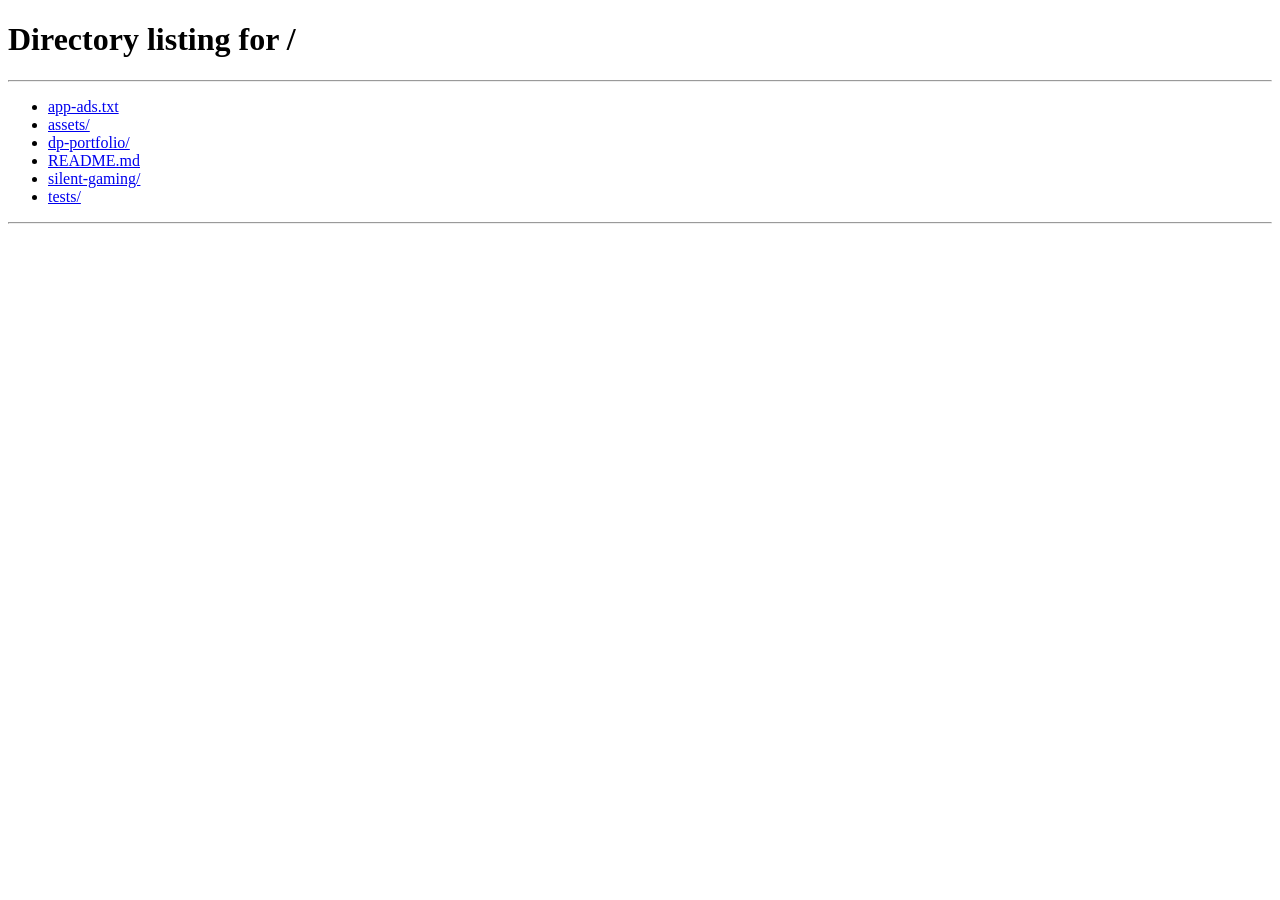
<file: dp-portfolio/index.html>
<!doctype html>
<html lang="en">
  <head>
    <meta charset="UTF-8" />
    <meta name="viewport" content="width=device-width, initial-scale=1" />
    <meta http-equiv="refresh" content="0; url=/" />
    <link rel="canonical" href="/" />
    <title>Portfolio moved</title>
  </head>
  <body>
    <p>This portfolio has moved to <a href="/">its new homepage</a>.</p>
  </body>
</html>
</file>
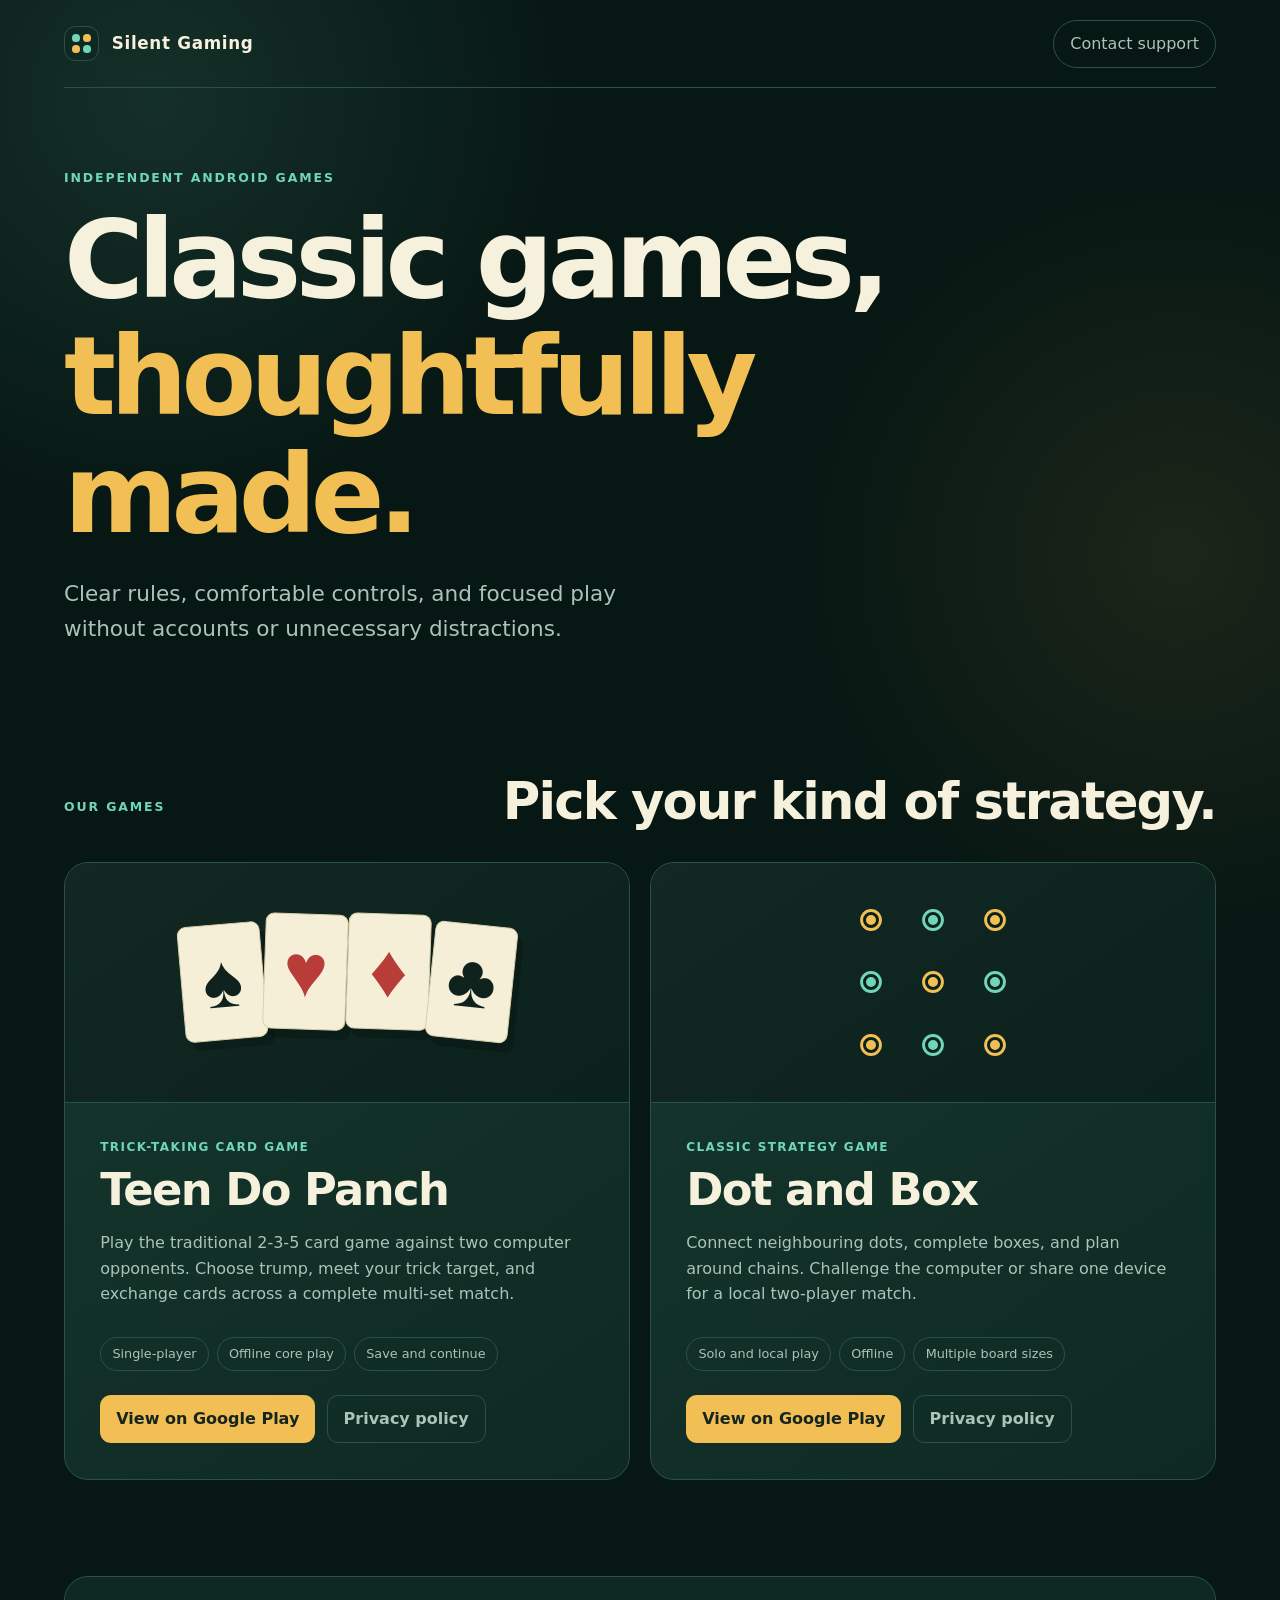
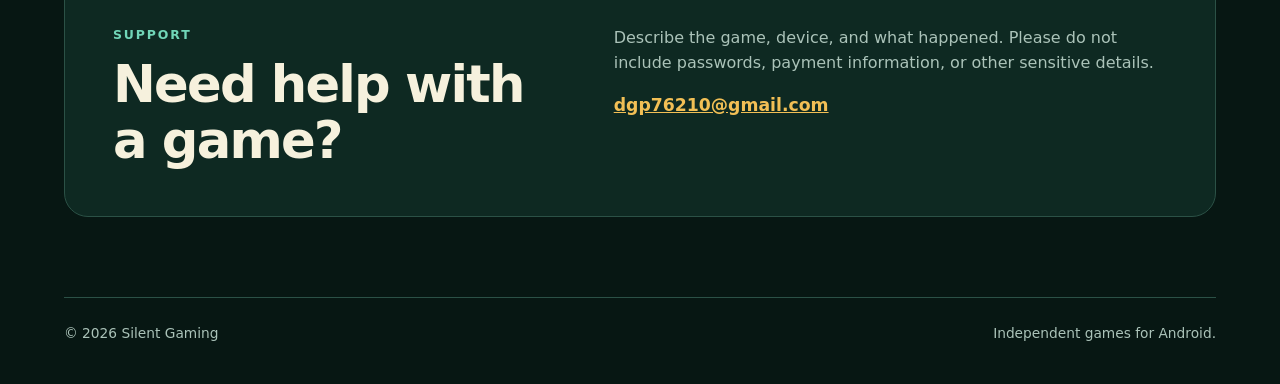
<file: silent-gaming/index.html>
<!doctype html>
<html lang="en">
  <head>
    <meta charset="UTF-8" />
    <meta name="viewport" content="width=device-width, initial-scale=1" />
    <meta name="description" content="Silent Gaming creates clear, thoughtfully designed Android games with offline-first play." />
    <title>Silent Gaming</title>
    <link rel="stylesheet" href="../assets/css/silent-gaming.css" />
  </head>
  <body>
    <a class="skip-link" href="#games">Skip to games</a>

    <header class="site-header">
      <a class="brand" href="./" aria-label="Silent Gaming home">
        <span class="brand-mark" aria-hidden="true"><i></i><i></i><i></i><i></i></span>
        <span>Silent Gaming</span>
      </a>
      <a class="support-link" href="mailto:dgp76210@gmail.com">Contact support</a>
    </header>

    <main>
      <section class="hero" aria-labelledby="hero-title">
        <p class="eyebrow">Independent Android games</p>
        <h1 id="hero-title">Classic games,<br /><span>thoughtfully made.</span></h1>
        <p class="hero-copy">Clear rules, comfortable controls, and focused play without accounts or unnecessary distractions.</p>
      </section>

      <section id="games" class="games" aria-labelledby="games-title">
        <div class="section-heading">
          <p class="eyebrow">Our games</p>
          <h2 id="games-title">Pick your kind of strategy.</h2>
        </div>

        <div class="game-grid">
          <article class="game-card card-game">
            <div class="game-art suits" aria-hidden="true">
              <span>&spades;</span><span>&hearts;</span><span>&diams;</span><span>&clubs;</span>
            </div>
            <div class="game-content">
              <p class="game-type">Trick-taking card game</p>
              <h3>Teen Do Panch</h3>
              <p>Play the traditional 2-3-5 card game against two computer opponents. Choose trump, meet your trick target, and exchange cards across a complete multi-set match.</p>
              <ul class="feature-list" aria-label="Teen Do Panch features">
                <li>Single-player</li>
                <li>Offline core play</li>
                <li>Save and continue</li>
              </ul>
              <div class="card-actions">
                <a class="primary-action" href="https://play.google.com/store/apps/details?id=com.silentgaming.teendopanch" rel="noopener noreferrer">View on Google Play</a>
                <a class="secondary-action" href="../privacy/teen-do-panch/">Privacy policy</a>
              </div>
            </div>
          </article>

          <article class="game-card dots-game">
            <div class="game-art dot-grid" aria-hidden="true">
              <span></span><span></span><span></span><span></span><span></span><span></span><span></span><span></span><span></span>
            </div>
            <div class="game-content">
              <p class="game-type">Classic strategy game</p>
              <h3>Dot and Box</h3>
              <p>Connect neighbouring dots, complete boxes, and plan around chains. Challenge the computer or share one device for a local two-player match.</p>
              <ul class="feature-list" aria-label="Dot and Box features">
                <li>Solo and local play</li>
                <li>Offline</li>
                <li>Multiple board sizes</li>
              </ul>
              <div class="card-actions">
                <a class="primary-action" href="https://play.google.com/store/apps/details?id=com.darshilpatel.dotsandboxes" rel="noopener noreferrer">View on Google Play</a>
                <a class="secondary-action" href="../privacy/dot-and-box/">Privacy policy</a>
              </div>
            </div>
          </article>
        </div>
      </section>

      <section class="support" aria-labelledby="support-title">
        <div>
          <p class="eyebrow">Support</p>
          <h2 id="support-title">Need help with a game?</h2>
        </div>
        <div class="support-copy">
          <p>Describe the game, device, and what happened. Please do not include passwords, payment information, or other sensitive details.</p>
          <a href="mailto:dgp76210@gmail.com">dgp76210@gmail.com</a>
        </div>
      </section>
    </main>

    <footer>
      <p>&copy; 2026 Silent Gaming</p>
      <p>Independent games for Android.</p>
    </footer>
  </body>
</html>
</file>
<file: assets/css/silent-gaming.css>
:root {
  color-scheme: dark;
  --canvas: #071713;
  --surface: #0e2922;
  --surface-raised: #15372e;
  --text: #f6f1dd;
  --muted: #abc3b9;
  --line: #2b5146;
  --gold: #f2bf55;
  --mint: #71d6b8;
  --red: #e87068;
}

* { box-sizing: border-box; }

html { scroll-behavior: smooth; }

body {
  min-width: 20rem;
  margin: 0;
  background:
    radial-gradient(circle at 12% 5%, rgb(113 214 184 / 13%), transparent 27rem),
    radial-gradient(circle at 92% 28%, rgb(242 191 85 / 9%), transparent 24rem),
    var(--canvas);
  color: var(--text);
  font-family: system-ui, -apple-system, BlinkMacSystemFont, "Segoe UI", sans-serif;
  line-height: 1.6;
}

a { color: inherit; }

.skip-link {
  position: fixed;
  z-index: 10;
  top: 0.75rem;
  left: 0.75rem;
  padding: 0.65rem 0.9rem;
  border-radius: 0.5rem;
  background: var(--text);
  color: var(--canvas);
  transform: translateY(-180%);
}

.skip-link:focus { transform: translateY(0); }

.site-header,
main,
footer {
  width: min(72rem, calc(100% - 2rem));
  margin-inline: auto;
}

.site-header {
  display: flex;
  align-items: center;
  justify-content: space-between;
  min-height: 5.5rem;
  border-bottom: 1px solid var(--line);
}

.brand {
  display: inline-flex;
  align-items: center;
  gap: 0.8rem;
  text-decoration: none;
  font-size: 1.05rem;
  font-weight: 800;
  letter-spacing: 0.04em;
}

.brand-mark {
  display: grid;
  grid-template-columns: repeat(2, 0.48rem);
  gap: 0.2rem;
  padding: 0.45rem;
  border: 1px solid var(--line);
  border-radius: 0.7rem;
  background: var(--surface);
}

.brand-mark i {
  width: 0.48rem;
  aspect-ratio: 1;
  border-radius: 50%;
  background: var(--mint);
}

.brand-mark i:nth-child(2),
.brand-mark i:nth-child(3) { background: var(--gold); }

.support-link {
  display: inline-flex;
  min-height: 3rem;
  align-items: center;
  justify-content: center;
  padding: 0.58rem 1rem;
  border: 1px solid var(--line);
  border-radius: 99rem;
  color: var(--muted);
  text-decoration: none;
}

.support-link:hover,
.support-link:focus-visible { border-color: var(--mint); color: var(--text); }

.hero {
  display: grid;
  min-height: clamp(27rem, 67vh, 43rem);
  align-content: center;
  padding-block: 5rem;
}

.eyebrow {
  margin: 0 0 0.8rem;
  color: var(--mint);
  font-size: 0.78rem;
  font-weight: 800;
  letter-spacing: 0.15em;
  text-transform: uppercase;
}

h1,
h2,
h3 {
  margin-top: 0;
  line-height: 1.08;
}

h1 {
  max-width: 14ch;
  margin-bottom: 1.5rem;
  font-size: clamp(3rem, 9vw, 6.8rem);
  letter-spacing: -0.055em;
}

h1 span { color: var(--gold); }

.hero-copy {
  max-width: 40rem;
  margin: 0;
  color: var(--muted);
  font-size: clamp(1.05rem, 2.3vw, 1.35rem);
}

.games { padding: 3rem 0 6rem; }

.section-heading {
  display: flex;
  align-items: end;
  justify-content: space-between;
  margin-bottom: 2rem;
}

.section-heading h2,
.support h2 {
  margin-bottom: 0;
  font-size: clamp(2rem, 4vw, 3.2rem);
  letter-spacing: -0.035em;
}

.game-grid {
  display: grid;
  grid-template-columns: repeat(2, minmax(0, 1fr));
  gap: 1.25rem;
}

.game-card {
  overflow: hidden;
  border: 1px solid var(--line);
  border-radius: 1.5rem;
  background: linear-gradient(145deg, var(--surface-raised), var(--surface));
}

.game-art {
  display: grid;
  min-height: 15rem;
  place-content: center;
  border-bottom: 1px solid var(--line);
  background:
    linear-gradient(145deg, rgb(255 255 255 / 3%), transparent),
    #0b211b;
}

.suits {
  grid-template-columns: repeat(4, clamp(3.4rem, 8vw, 5.2rem));
  font-family: Georgia, "Times New Roman", serif;
  font-size: clamp(2.7rem, 7vw, 4.7rem);
  line-height: 1;
  text-align: center;
}

.suits span {
  display: grid;
  aspect-ratio: 0.72;
  place-content: center;
  border: 1px solid #d8cfac;
  border-radius: 0.55rem;
  background: #f6efd8;
  color: #10221d;
  box-shadow: 0.4rem 0.55rem 0 rgb(0 0 0 / 20%);
  transform: rotate(-5deg);
}

.suits span:nth-child(2),
.suits span:nth-child(3) { color: #b83d39; transform: translateY(-0.65rem) rotate(2deg); }
.suits span:nth-child(4) { transform: rotate(6deg); }

.dot-grid {
  grid-template-columns: repeat(3, 1rem);
  gap: 2.9rem;
}

.dot-grid span {
  width: 1rem;
  aspect-ratio: 1;
  border: 0.2rem solid #0b211b;
  border-radius: 50%;
  background: var(--gold);
  box-shadow: 0 0 0 0.18rem var(--gold);
}

.dot-grid span:nth-child(2),
.dot-grid span:nth-child(4),
.dot-grid span:nth-child(6),
.dot-grid span:nth-child(8) { background: var(--mint); box-shadow: 0 0 0 0.18rem var(--mint); }

.game-content { padding: clamp(1.4rem, 4vw, 2.2rem); }

.game-type {
  margin: 0 0 0.55rem;
  color: var(--mint);
  font-size: 0.75rem;
  font-weight: 800;
  letter-spacing: 0.12em;
  text-transform: uppercase;
}

.game-content h3 {
  margin-bottom: 1rem;
  font-size: clamp(2rem, 4vw, 2.8rem);
  letter-spacing: -0.035em;
}

.game-content > p:not(.game-type) { min-height: 5.2rem; color: var(--muted); }

.feature-list {
  display: flex;
  flex-wrap: wrap;
  gap: 0.5rem;
  margin: 1.5rem 0;
  padding: 0;
  list-style: none;
}

.feature-list li {
  padding: 0.35rem 0.7rem;
  border: 1px solid var(--line);
  border-radius: 99rem;
  color: var(--muted);
  font-size: 0.8rem;
}

.card-actions { display: flex; flex-wrap: wrap; gap: 0.7rem; }

.primary-action,
.secondary-action {
  display: inline-flex;
  min-height: 3rem;
  align-items: center;
  justify-content: center;
  padding: 0.65rem 1rem;
  border-radius: 0.7rem;
  font-weight: 750;
  text-decoration: none;
}

.primary-action { background: var(--gold); color: #17251f; }
.secondary-action { border: 1px solid var(--line); color: var(--muted); }
.primary-action:hover,
.primary-action:focus-visible { background: #ffd67c; }
.secondary-action:hover,
.secondary-action:focus-visible { border-color: var(--mint); color: var(--text); }

.support {
  display: grid;
  grid-template-columns: minmax(0, 0.9fr) minmax(0, 1.1fr);
  gap: 3rem;
  margin-bottom: 5rem;
  padding: clamp(1.5rem, 5vw, 3rem);
  border: 1px solid var(--line);
  border-radius: 1.5rem;
  background: var(--surface);
}

.support-copy { color: var(--muted); }
.support-copy p { margin-top: 0; }
.support-copy a { color: var(--gold); font-size: 1.08rem; font-weight: 750; }

footer {
  display: flex;
  justify-content: space-between;
  padding: 1.5rem 0 2.5rem;
  border-top: 1px solid var(--line);
  color: var(--muted);
  font-size: 0.86rem;
}

footer p { margin: 0; }

a:focus-visible { outline: 0.18rem solid var(--mint); outline-offset: 0.2rem; }

@media (max-width: 47rem) {
  .game-grid,
  .support { grid-template-columns: 1fr; }
  .game-content > p:not(.game-type) { min-height: 0; }
  .support { gap: 1.5rem; }
}

@media (max-width: 34rem) {
  .site-header { min-height: 4.8rem; }
  .support-link { padding-inline: 0.75rem; font-size: 0.82rem; }
  .hero { min-height: 30rem; }
  .suits { grid-template-columns: repeat(4, 3.3rem); }
  .game-art { min-height: 12.5rem; }
  footer { display: block; }
  footer p + p { margin-top: 0.35rem; }
}

@media (prefers-reduced-motion: reduce) {
  html { scroll-behavior: auto; }
}
</file>
